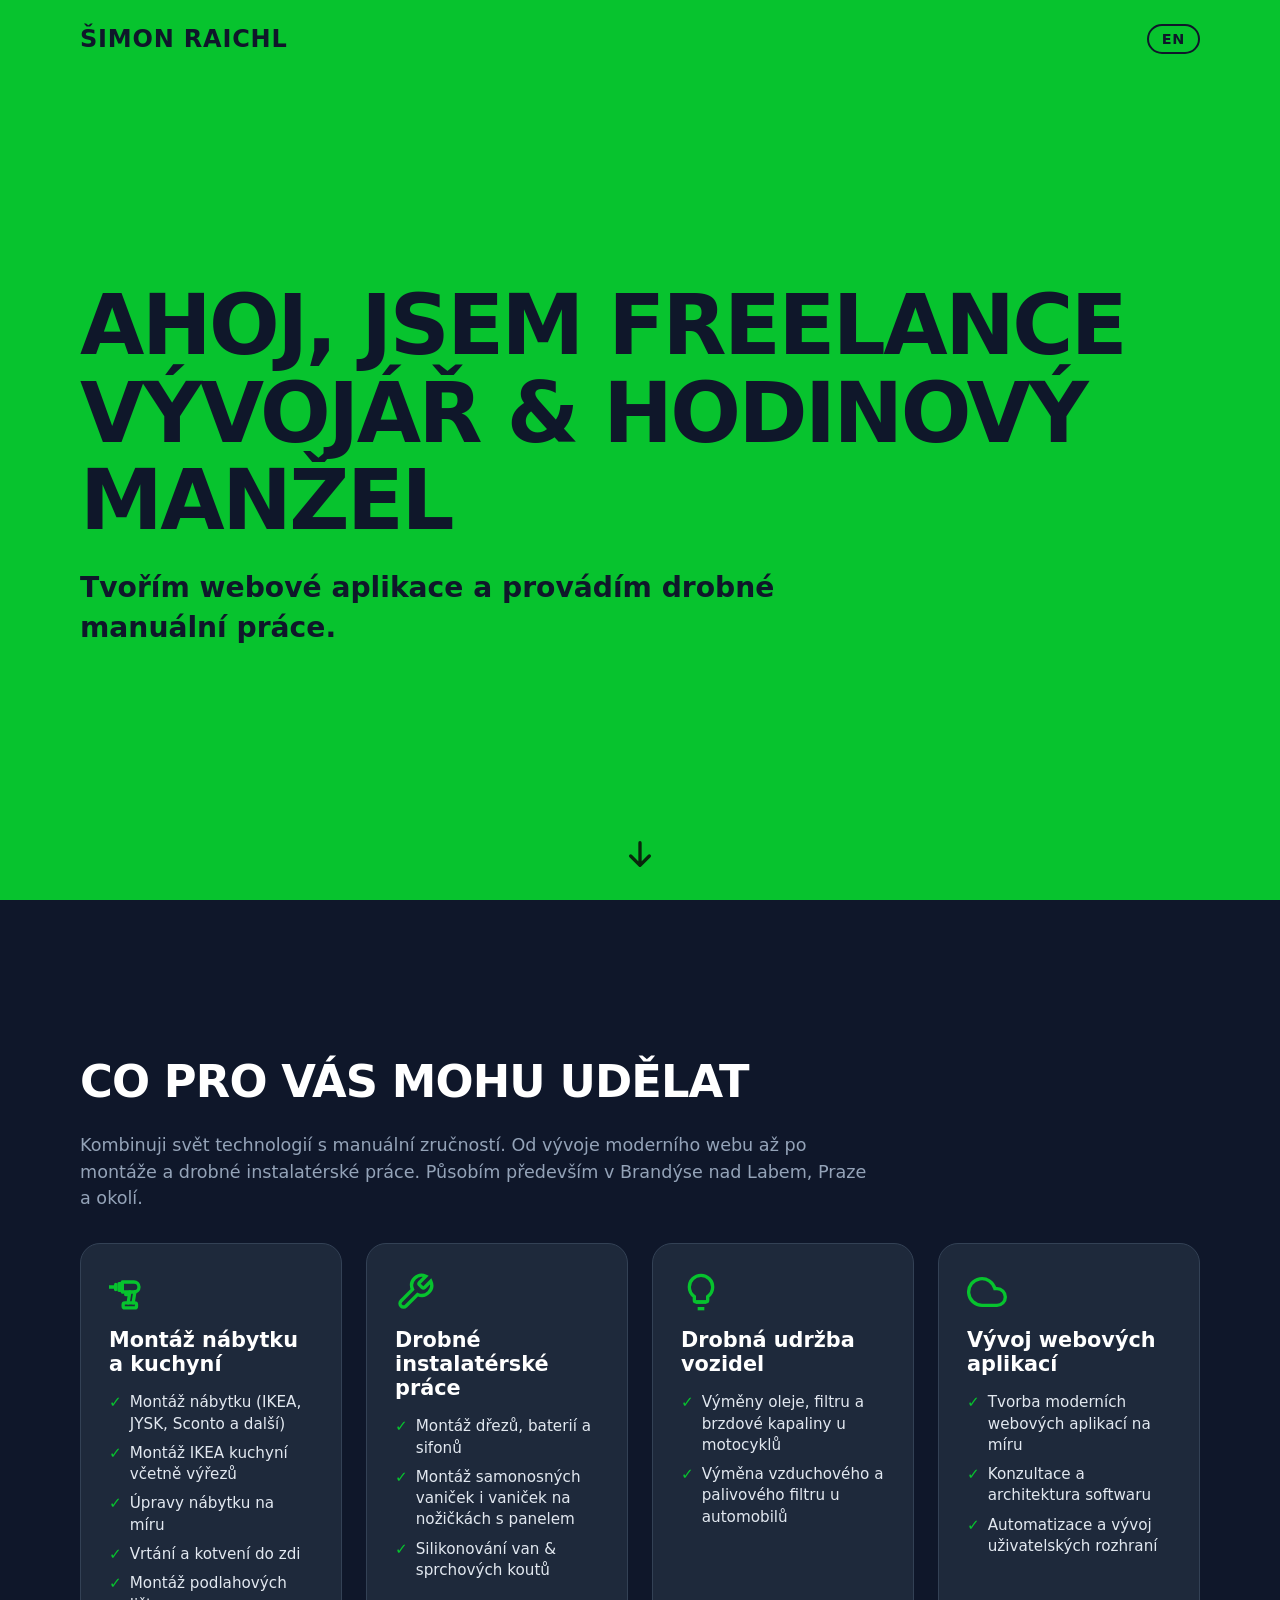
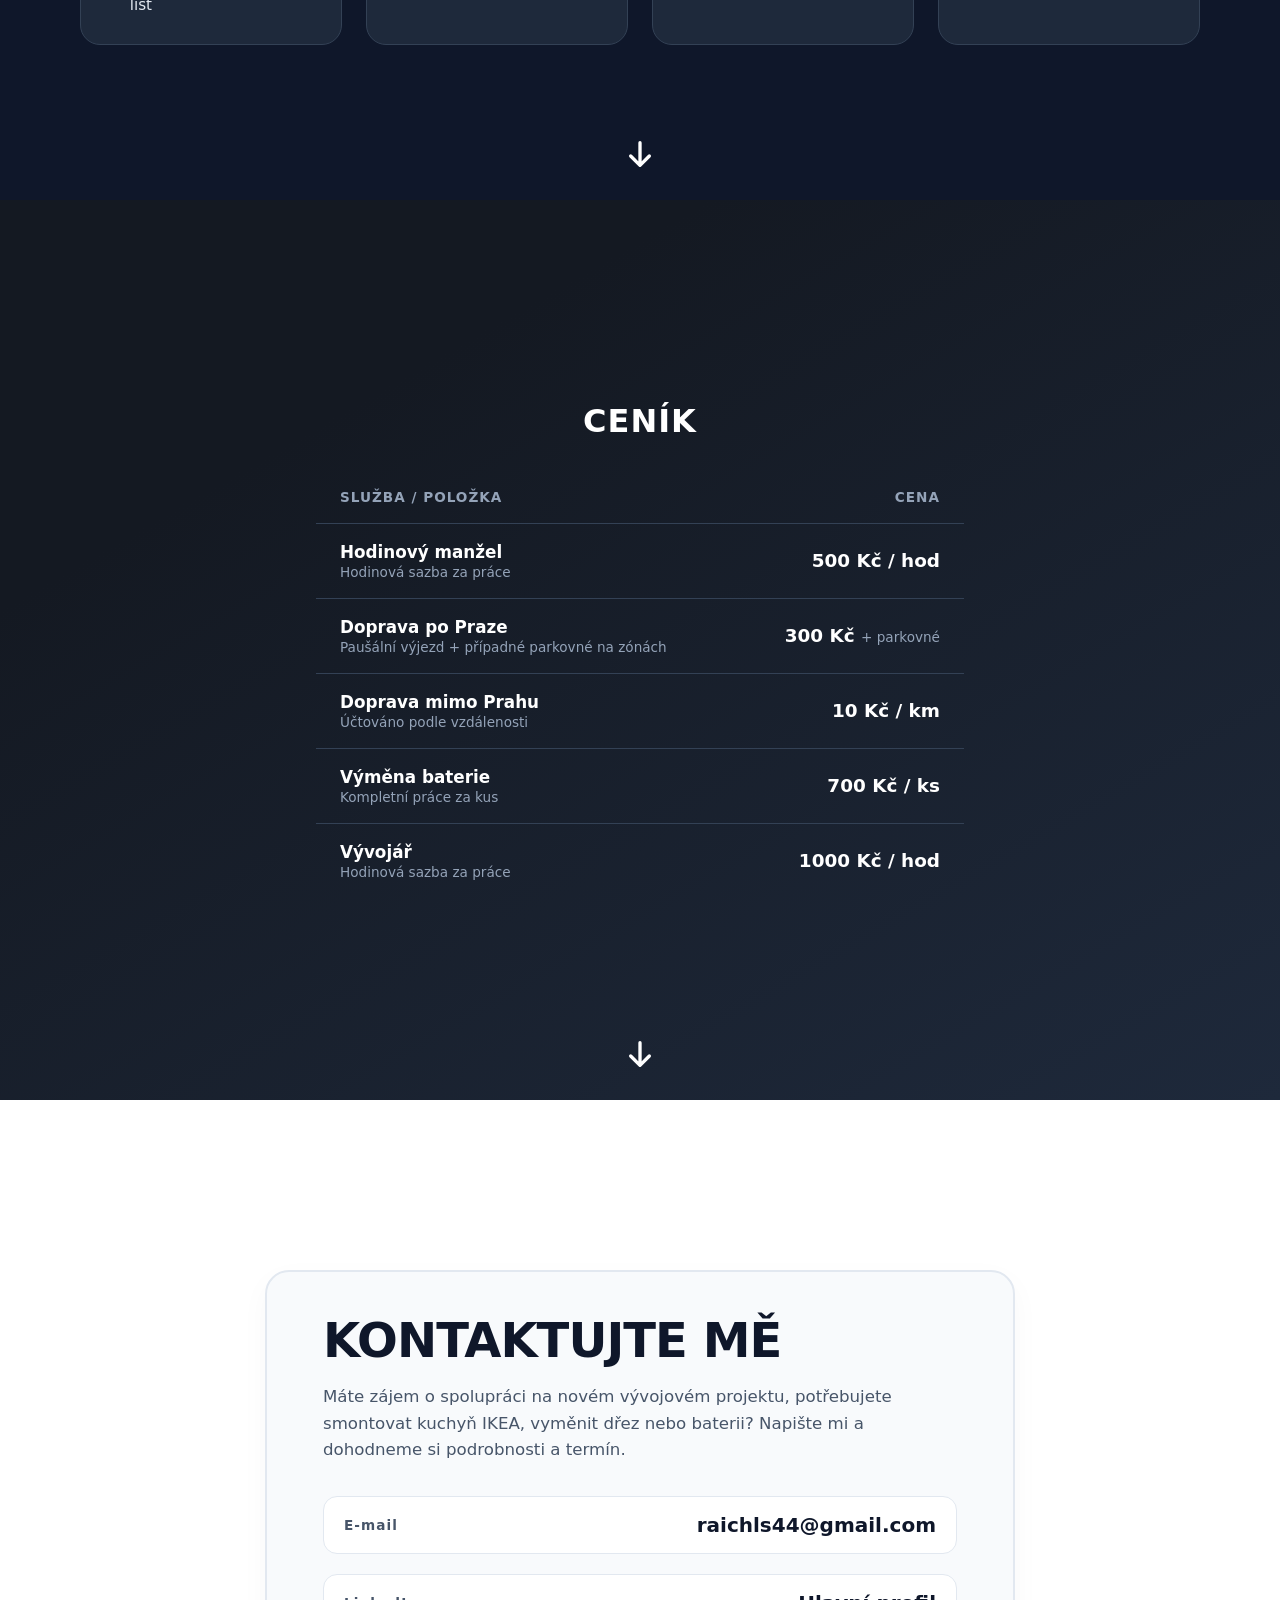
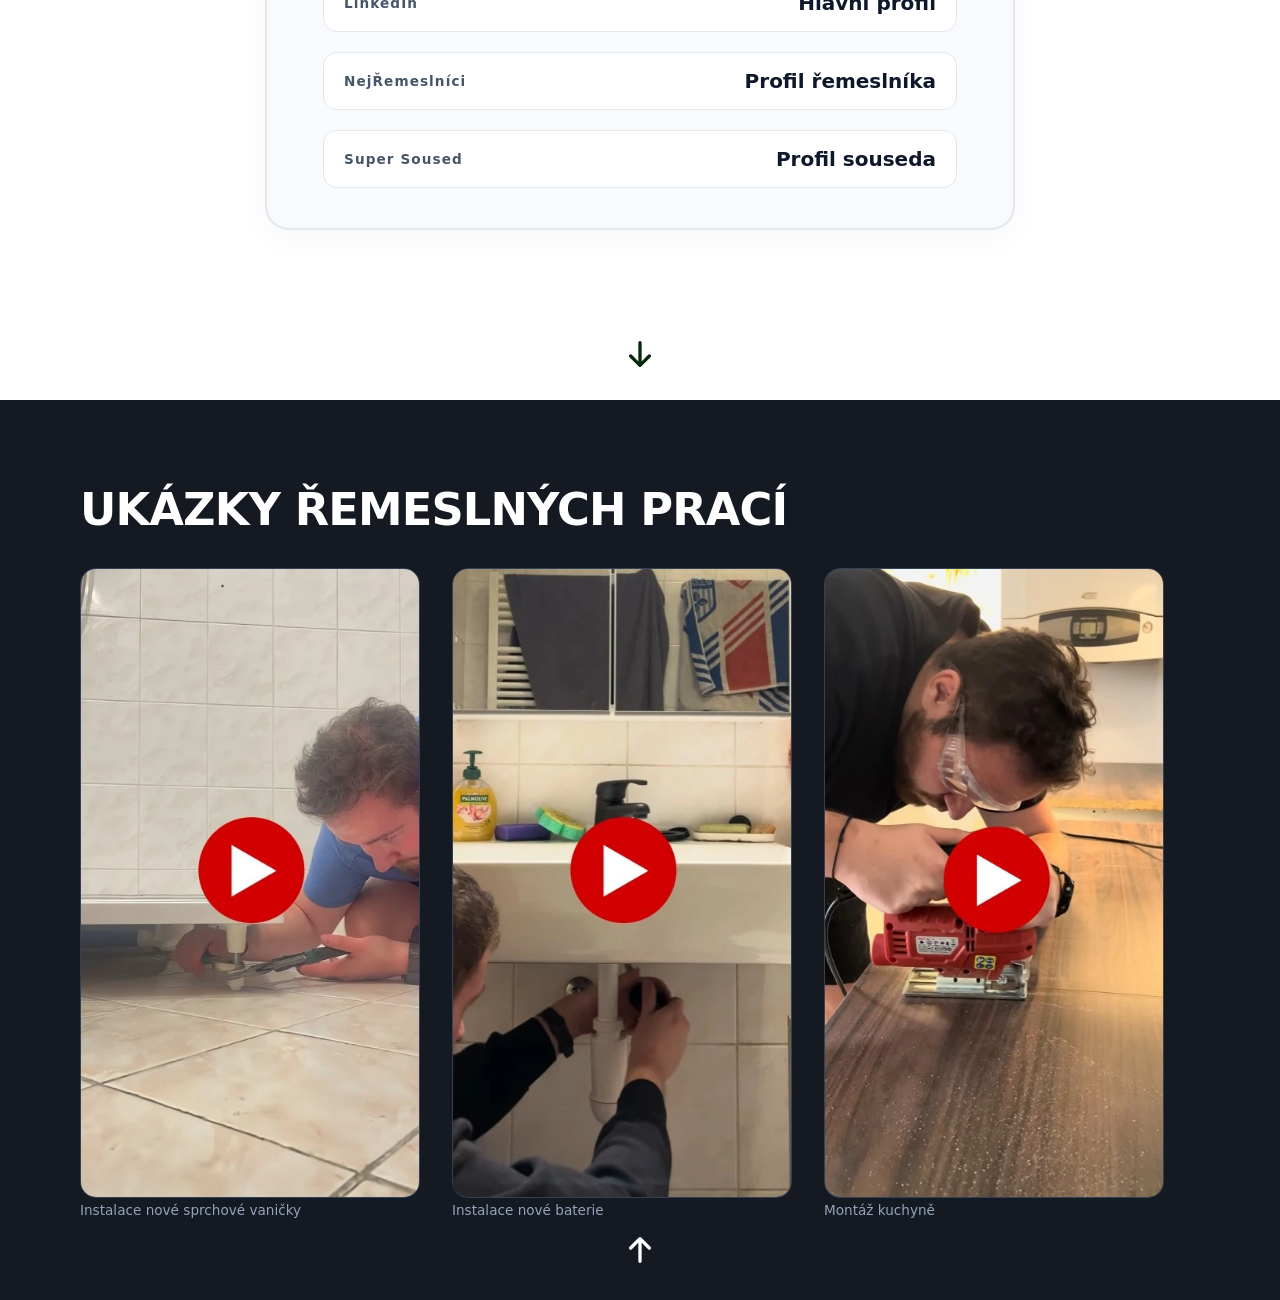
<file: index.html>
<!DOCTYPE html>
<html lang="cs">
<head>
    <meta charset="UTF-8">
    <meta name="viewport" content="width=device-width, initial-scale=1.0">
    <meta name="description" content="Provádím vývoj webových aplikací a drobné řemeslné práce, montáže nábytku IKEA, různé instalatérské úkony. Rychle, čistě a spolehlivě v Praze a Středočeském kraji.">
    <meta property="og:title" content="Šimon Raichl – Vývojář & Hodinový manžel">
    <meta name="robots" content="index, follow">
    <title>Šimon Raichl - Vývojář & Hodinový manžel</title>
    <link rel="icon" type="image/svg+xml" href="./favicon.svg">
    <link rel="stylesheet" href="./assets/styles.css">
</head>
<body>

<main class="page-slide page-slide--hero" id="hero">
    <div class="name-header">
        <span>ŠIMON RAICHL</span>
        <a href="en.html" class="lang-switch">EN</a>
    </div>

    <div class="hero-content">
        <h1 class="hero-content__title">
            Ahoj, jsem freelance<br>vývojář & hodinový manžel
        </h1>
        <p class="hero-content__subtitle">
            Tvořím webové aplikace a provádím drobné manuální práce.
        </p>
    </div>

    <a href="#services" class="arrow-scroll" aria-label="Posunout na služby">
        <svg class="arrow-scroll__icon" viewBox="0 0 24 24" fill="none" stroke="currentColor" stroke-width="2.5" stroke-linecap="round" stroke-linejoin="round">
            <path d="M12 5v14M19 15l-7 7-7-7" />
        </svg>
    </a>
</main>

<div class="page-slide page-slide--services" id="services">
    <div class="services-content">
        <h2 class="section-title">Co pro vás mohu udělat</h2>
        <p class="section-subtitle">
            Kombinuji svět technologií s manuální zručností. Od vývoje moderního webu až po montáže a drobné instalatérské práce. Působím především v Brandýse nad Labem, Praze a okolí.
        </p>

        <div class="services-grid">
            <div class="service-card">
                <svg class="service-card__icon" viewBox="0 0 24 24" fill="none" stroke="currentColor" stroke-width="2" stroke-linecap="round" stroke-linejoin="round">
                    <path d="M0 9h4" />
                    <path d="M4 7.5v3" />
                    <path d="M6 7h2v4H6z" />
                    <path d="M8 6h7a3 3 0 0 1 3 3 3 3 0 0 1-3 3H8Z" />
                    <path d="M10 13.5h2" />
                    <path d="M12.5 12l-1 6.5" />
                    <path d="M15.5 12l-1 6.5" />
                    <rect x="8.5" y="18.5" width="8" height="3" rx="1" />
                </svg>
                <h3 class="service-card__title">Montáž nábytku a kuchyní</h3>
                <ul class="service-card__list">
                    <li class="service-card__item">Montáž nábytku (IKEA, JYSK, Sconto a další)</li>
                    <li class="service-card__item">Montáž IKEA kuchyní včetně výřezů</li>
                    <li class="service-card__item">Úpravy nábytku na míru</li>
                    <li class="service-card__item">Vrtání a kotvení do zdi</li>
                    <li class="service-card__item">Montáž podlahových lišt</li>
                </ul>
            </div>

            <div class="service-card">
                <svg class="service-card__icon" viewBox="0 0 24 24" fill="none" stroke="currentColor" stroke-width="2">
                    <path d="M14.7 6.3a1 1 0 0 0 0 1.4l1.6 1.6a1 1 0 0 0 1.4 0l3.77-3.77a6 6 0 0 1-7.94 7.94l-6.91 6.91a2.12 2.12 0 0 1-3-3l6.91-6.91a6 6 0 0 1 7.94-7.94l-3.76 3.76z" />
                </svg>
                <h3 class="service-card__title">Drobné instalatérské práce</h3>
                <ul class="service-card__list">
                    <li class="service-card__item">Montáž dřezů, baterií a sifonů</li>
                    <li class="service-card__item">Montáž samonosných vaniček i vaniček na nožičkách s panelem</li>
                    <li class="service-card__item">Silikonování van & sprchových koutů</li>
                </ul>
            </div>

            <div class="service-card">
                <svg class="service-card__icon" viewBox="0 0 24 24" fill="none" stroke="currentColor" stroke-width="2">
                    <path d="M9 18h6" />
                    <path d="M10 22h4" />
                    <path d="M12 2a7 7 0 0 0-7 7c0 2.38 1.19 4.47 3 5.74V17a1 1 0 0 0 1 1h6a1 1 0 0 0 1-1v-2.26c1.81-1.27 3-3.36 3-5.74a7 7 0 0 0-7-7z" />
                </svg>
                <h3 class="service-card__title">Drobná udržba vozidel</h3>
                <ul class="service-card__list">
                    <li class="service-card__item">Výměny oleje, filtru a brzdové kapaliny u motocyklů</li>
                    <li class="service-card__item">Výměna vzduchového a palivového filtru u automobilů</li>
                </ul>
            </div>

            <div class="service-card">
                <svg class="service-card__icon" viewBox="0 0 24 24" fill="none" stroke="currentColor" stroke-width="2">
                    <path d="M18 10h-1.26A8 8 0 1 0 9 20h9a5 5 0 0 0 0-10z"/>
                </svg>
                <h3 class="service-card__title">Vývoj webových aplikací</h3>
                <ul class="service-card__list">
                    <li class="service-card__item">Tvorba moderních webových aplikací na míru</li>
                    <li class="service-card__item">Konzultace a architektura softwaru</li>
                    <li class="service-card__item">Automatizace a vývoj uživatelských rozhraní</li>
                </ul>
            </div>
        </div>
    </div>

    <a href="#pricing" class="arrow-scroll arrow-scroll--white" aria-label="Posunout na ceník">
        <svg class="arrow-scroll__icon" viewBox="0 0 24 24" fill="none" stroke="currentColor" stroke-width="2.5" stroke-linecap="round" stroke-linejoin="round">
            <path d="M12 5v14M19 15l-7 7-7-7" />
        </svg>
    </a>
</div>

<div class="page-slide page-slide--pricing" id="pricing">
    <div class="services-content">
        <section class="pricing">
            <div class="pricing__container">
                <h3 class="pricing__title">Ceník</h3>

                <table class="pricing-table">
                    <thead class="pricing-table__head">
                    <tr class="pricing-table__row">
                        <th class="pricing-table__header">Služba / Položka</th>
                        <th class="pricing-table__header pricing-table__header--right">Cena</th>
                    </tr>
                    </thead>
                    <tbody class="pricing-table__body">
                    <tr class="pricing-table__row">
                        <td class="pricing-table__cell">
                            <span class="pricing-table__service-title">Hodinový manžel</span>
                            <span class="pricing-table__service-desc">Hodinová sazba za práce</span>
                        </td>
                        <td class="pricing-table__cell pricing-table__cell--price">500 Kč / hod</td>
                    </tr>
                    <tr class="pricing-table__row">
                        <td class="pricing-table__cell">
                            <span class="pricing-table__service-title">Doprava po Praze</span>
                            <span class="pricing-table__service-desc">Paušální výjezd + případné parkovné na zónách</span>
                        </td>
                        <td class="pricing-table__cell pricing-table__cell--price">
                            300 Kč <span class="pricing-table__note">+ parkovné</span>
                        </td>
                    </tr>
                    <tr class="pricing-table__row">
                        <td class="pricing-table__cell">
                            <span class="pricing-table__service-title">Doprava mimo Prahu</span>
                            <span class="pricing-table__service-desc">Účtováno podle vzdálenosti</span>
                        </td>
                        <td class="pricing-table__cell pricing-table__cell--price">10 Kč / km</td>
                    </tr>
                    <tr class="pricing-table__row">
                        <td class="pricing-table__cell">
                            <span class="pricing-table__service-title">Výměna baterie</span>
                            <span class="pricing-table__service-desc">Kompletní práce za kus</span>
                        </td>
                        <td class="pricing-table__cell pricing-table__cell--price">700 Kč / ks</td>
                    </tr>
                    <tr class="pricing-table__row">
                        <td class="pricing-table__cell">
                            <span class="pricing-table__service-title">Vývojář</span>
                            <span class="pricing-table__service-desc">Hodinová sazba za práce</span>
                        </td>
                        <td class="pricing-table__cell pricing-table__cell--price">1000 Kč / hod</td>
                    </tr>
                    </tbody>
                </table>
            </div>
        </section>
    </div>

    <a href="#contact" class="arrow-scroll arrow-scroll--white" aria-label="Posunout na kontakt">
        <svg class="arrow-scroll__icon" viewBox="0 0 24 24" fill="none" stroke="currentColor" stroke-width="2.5" stroke-linecap="round" stroke-linejoin="round">
            <path d="M12 5v14M19 15l-7 7-7-7" />
        </svg>
    </a>
</div>

<div class="page-slide page-slide--contact" id="contact">
    <div class="contact-content">
        <div class="contact-card">
            <h2 class="contact-card__title">Kontaktujte mě</h2>
            <p class="contact-card__text">
                Máte zájem o spolupráci na novém vývojovém projektu, potřebujete smontovat kuchyň IKEA, vyměnit dřez nebo baterii?
                Napište mi a dohodneme si podrobnosti a termín.
            </p>
            <ul class="contact-list">
                <li class="contact-item">
                    <span class="contact-item__label">E-mail</span>
                    <a href="mailto:raichls44@gmail.com" class="contact-item__value">raichls44@gmail.com</a>
                </li>
                <li class="contact-item">
                    <span class="contact-item__label">LinkedIn</span>
                    <a href="https://www.linkedin.com/in/simonraichl/" target="_blank" rel="noopener" class="contact-item__value">Hlavní profil</a>
                </li>
                <li class="contact-item">
                    <span class="contact-item__label">NejŘemeslníci</span>
                    <a href="https://www.nejremeslnici.cz/profil/529040-simon-raichl" target="_blank" rel="noopener" class="contact-item__value">Profil řemeslníka</a>
                </li>
                <li class="contact-item">
                    <span class="contact-item__label">Super Soused</span>
                    <a href="https://www.supersoused.cz/public-user/show/67248/simon-r" target="_blank" rel="noopener" class="contact-item__value">Profil souseda</a>
                </li>
            </ul>
        </div>
    </div>

    <a href="#handyman" class="arrow-scroll" aria-label="Posunout na ukázky prací">
        <svg class="arrow-scroll__icon" viewBox="0 0 24 24" fill="none" stroke="currentColor" stroke-width="2.5" stroke-linecap="round" stroke-linejoin="round">
            <path d="M12 5v14M19 15l-7 7-7-7" />
        </svg>
    </a>
</div>

<div class="page-slide page-slide--handyman" id="handyman">
    <div class="handyman-content">
        <div class="handyman-content__header">
            <h2 class="section-title">Ukázky řemeslných prací</h2>
        </div>

        <div class="handyman-content__grid">
            <div class="short-card">
                <a href="https://www.youtube.com/shorts/4m_3jDD0o68" target="_blank" class="short-card__wrapper">
                    <img src="./assets/thumbnails/shower_tray.webp"
                         alt="Instalace nové sprchové vaničky"
                         loading="lazy"
                    />
                </a>
                <span class="short-card__caption">Instalace nové sprchové vaničky</span>
            </div>

            <div class="short-card">
                <a href="https://www.youtube.com/shorts/yL_h9cunV5I" target="_blank" class="short-card__wrapper">
                    <img src="./assets/thumbnails/faucet.webp"
                         alt="Instalace nové baterie"
                         loading="lazy"
                    />
                </a>
                <span class="short-card__caption">Instalace nové baterie</span>
            </div>

            <div class="short-card">
                <a href="https://www.youtube.com/shorts/ZCb0LBs8gA4" target="_blank" class="short-card__wrapper">
                    <img src="./assets/thumbnails/kitchen.webp"
                         alt="Montáž kuchyně"
                         loading="lazy"
                    />
                </a>
                <span class="short-card__caption">Montáž kuchyně</span>
            </div>
        </div>
    </div>

    <a href="#hero" class="arrow-scroll arrow-scroll--white" aria-label="Zpět nahoru">
        <svg class="arrow-scroll__icon" viewBox="0 0 24 24" fill="none" stroke="currentColor" stroke-width="2.5" stroke-linecap="round" stroke-linejoin="round">
            <path d="M12 19V5M5 9l7-7 7 7" />
        </svg>
    </a>
</div>

</body>
</html>
</file>
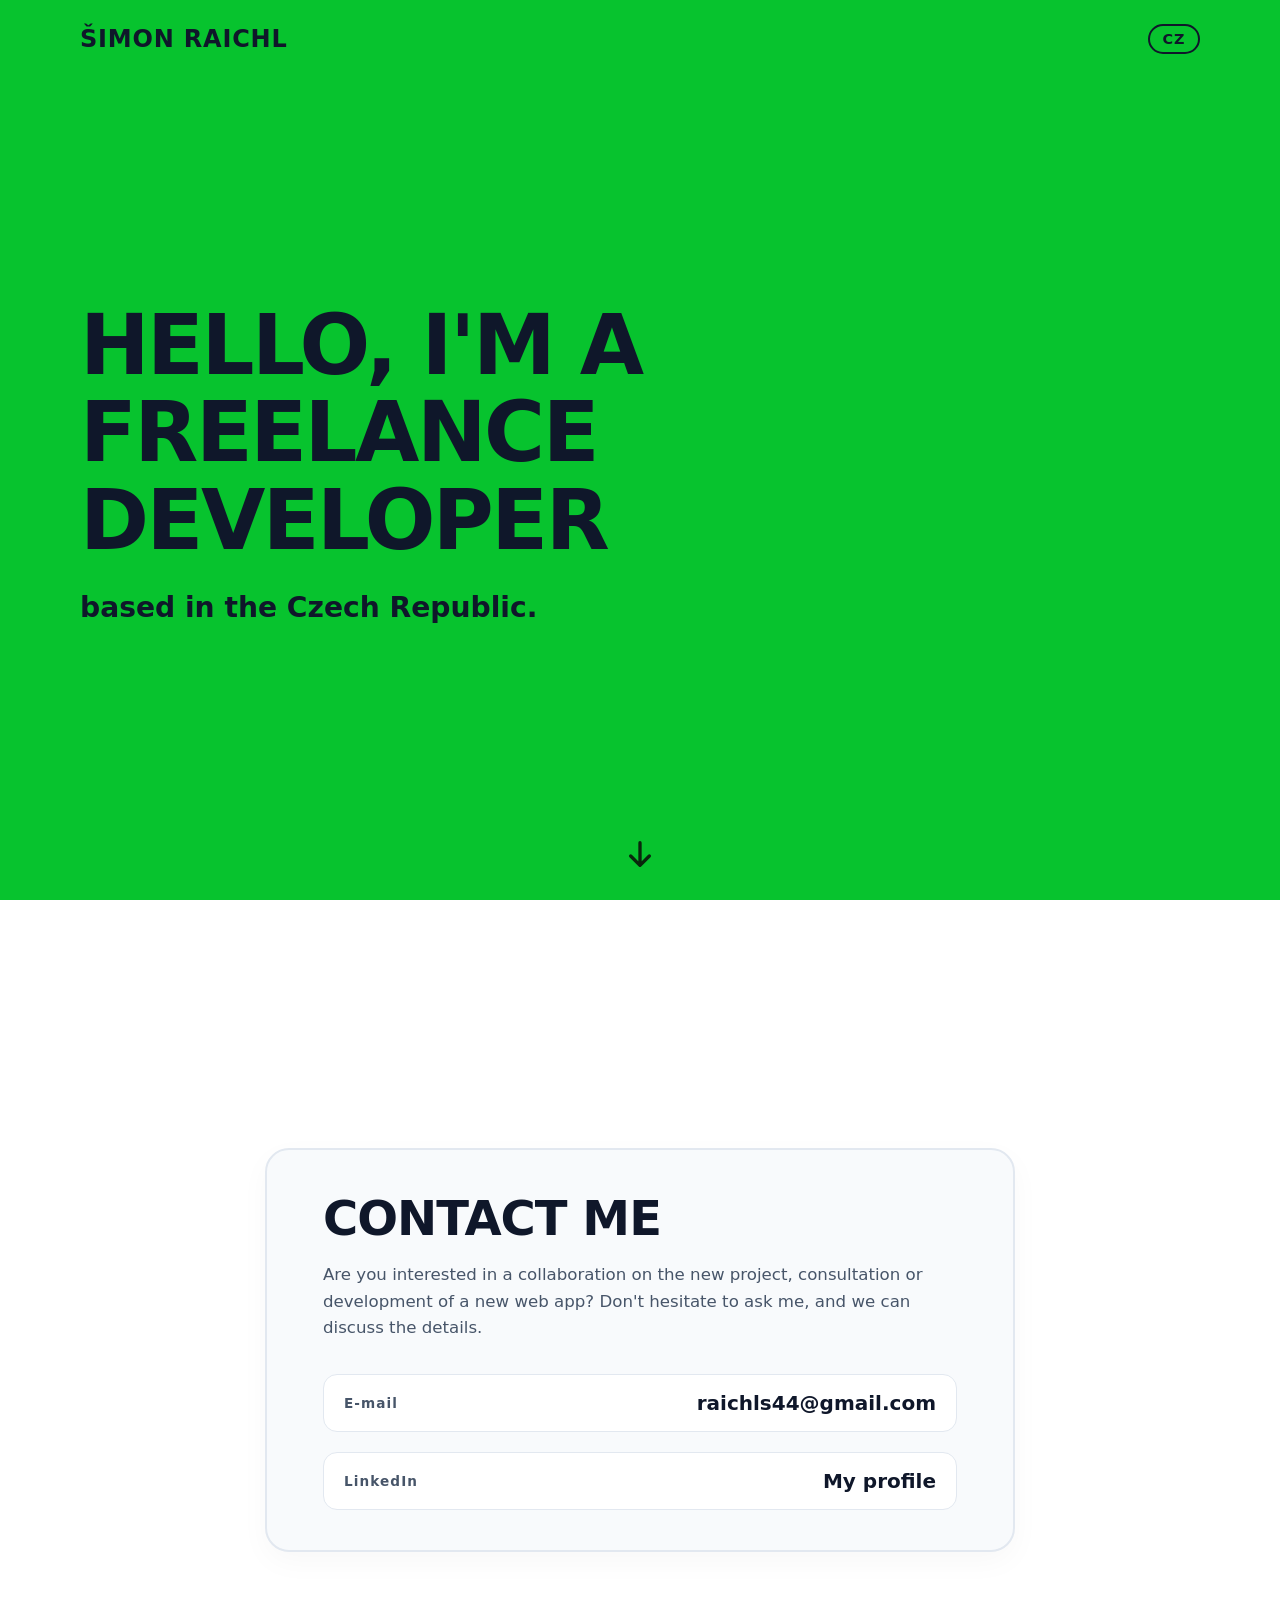
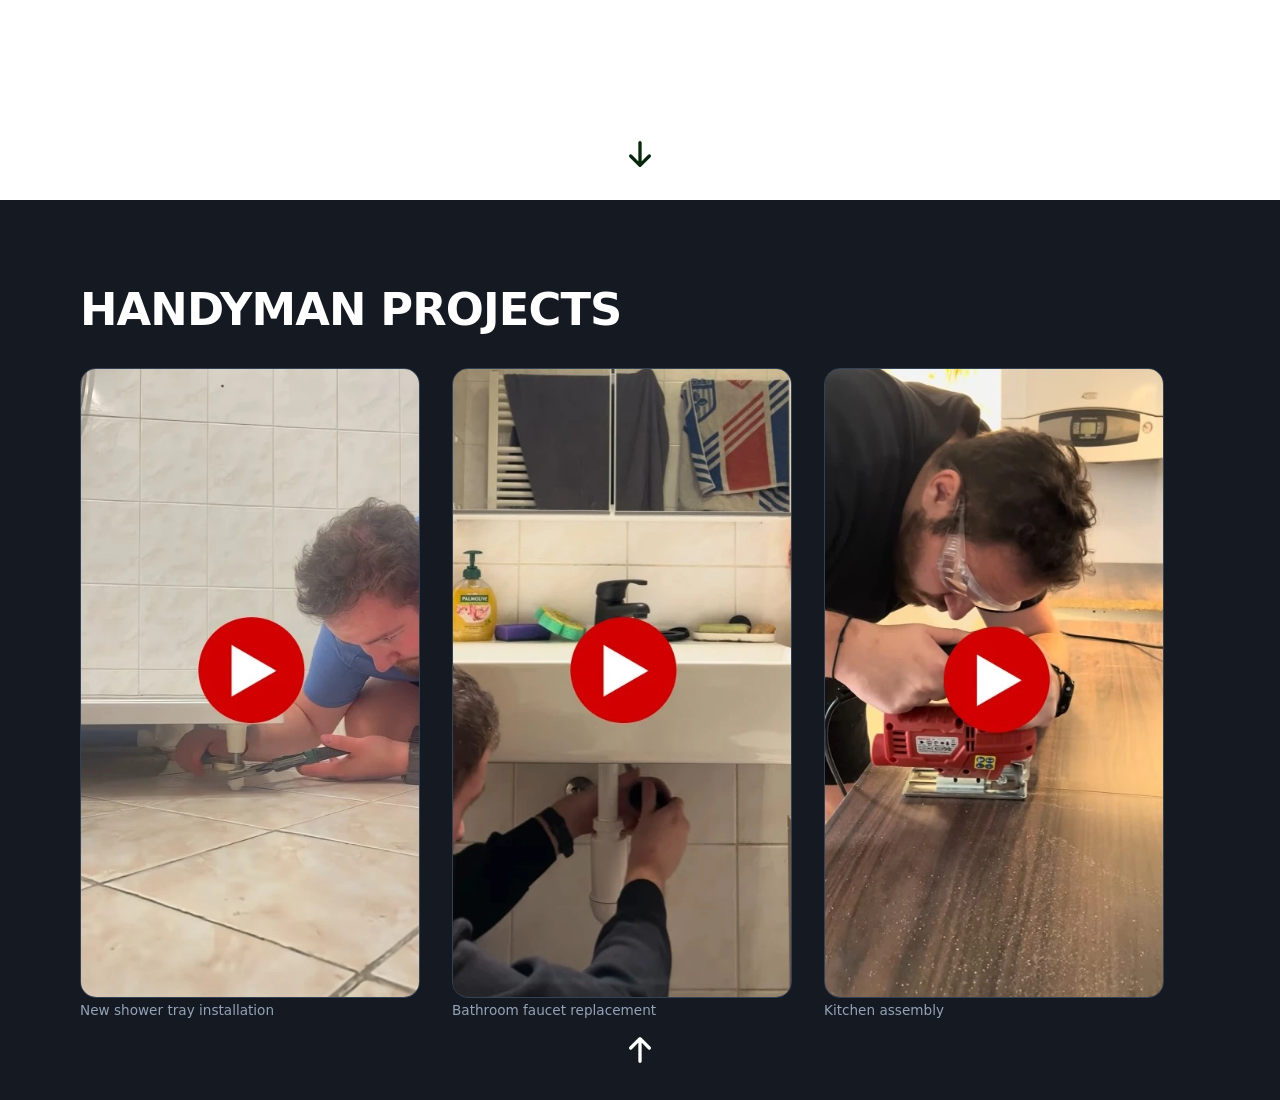
<file: en.html>
<!DOCTYPE html>
<html lang="cs">
<head>
    <meta charset="UTF-8">
    <meta name="viewport" content="width=device-width, initial-scale=1.0">
    <meta name="description" content="I'm a fullstack web developer">
    <meta property="og:title" content="Šimon Raichl – Vývojář & Hodinový manžel">
    <title>Šimon Raichl - Freelance Developer & Handyman</title>
    <link rel="icon" type="image/svg+xml" href="./favicon.svg">
    <link rel="stylesheet" href="./assets/styles.css">
</head>
<body>

<main class="page-slide page-slide--hero" id="hero">
    <div class="name-header">
        ŠIMON RAICHL
        <a href="index.html" class="lang-switch">CZ</a>
    </div>

    <div class="hero-content">
        <h1 class="hero-content__title">
            Hello, I'm a freelance<br>developer
        </h1>
        <p class="hero-content__subtitle">
            based in the Czech Republic.
        </p>
    </div>

    <a href="#contact" class="arrow-scroll" aria-label="Move to contact">
        <svg class="arrow-scroll__icon" viewBox="0 0 24 24" fill="none" stroke="currentColor" stroke-width="2.5" stroke-linecap="round" stroke-linejoin="round">
            <path d="M12 5v14M19 15l-7 7-7-7" />
        </svg>
    </a>
</main>

<div class="page-slide page-slide--contact" id="contact">
    <div class="contact-content">
        <div class="contact-card">
            <h2 class="contact-card__title">Contact me</h2>
            <p class="contact-card__text">
                Are you interested in a collaboration on the new project, consultation or development of a new web app?
                Don't hesitate to ask me, and we can discuss the details.
            </p>
            <ul class="contact-list">
                <li class="contact-item">
                    <span class="contact-item__label">E-mail</span>
                    <a href="mailto:raichls44@gmail.com" class="contact-item__value">raichls44@gmail.com</a>
                </li>
                <li class="contact-item">
                    <span class="contact-item__label">LinkedIn</span>
                    <a href="https://www.linkedin.com/in/simonraichl/" class="contact-item__value">My profile</a>
                </li>
            </ul>
        </div>
    </div>

    <a href="#handyman" class="arrow-scroll" aria-label="Move to handyman projects">
        <svg class="arrow-scroll__icon" viewBox="0 0 24 24" fill="none" stroke="currentColor" stroke-width="2.5" stroke-linecap="round" stroke-linejoin="round">
            <path d="M12 5v14M19 15l-7 7-7-7" />
        </svg>
    </a>
</div>

<div class="page-slide page-slide--handyman" id="handyman">
    <div class="handyman-content">
        <div class="handyman-content__header">
            <h2 class="section-title">Handyman projects</h2>
        </div>

        <div class="handyman-content__grid">
            <div class="short-card">
                <a href="https://www.youtube.com/shorts/4m_3jDD0o68" target="_blank" class="short-card__wrapper">
                    <img src="./assets/thumbnails/shower_tray.webp"
                         alt="New shower tray installation"
                         loading="lazy"
                    />
                </a>
                <span class="short-card__caption">New shower tray installation</span>
            </div>

            <div class="short-card">
                <a href="https://www.youtube.com/shorts/yL_h9cunV5I" target="_blank" class="short-card__wrapper">
                    <img src="./assets/thumbnails/faucet.webp"
                         alt="Bathroom faucet replacement"
                         loading="lazy"
                    />
                </a>
                <span class="short-card__caption">Bathroom faucet replacement</span>
            </div>

            <div class="short-card">
                <a href="https://www.youtube.com/shorts/ZCb0LBs8gA4" target="_blank" class="short-card__wrapper">
                    <img src="./assets/thumbnails/kitchen.webp"
                         alt="Kitchen assembly"
                         loading="lazy"
                    />
                </a>
                <span class="short-card__caption">Kitchen assembly</span>
            </div>
        </div>
    </div>

    <a href="#hero" class="arrow-scroll arrow-scroll--white" aria-label="Move to top">
        <svg class="arrow-scroll__icon" viewBox="0 0 24 24" fill="none" stroke="currentColor" stroke-width="2.5" stroke-linecap="round" stroke-linejoin="round">
            <path d="M12 19V5M5 9l7-7 7 7" />
        </svg>
    </a>
</div>

</body>
</html>
</file>
<file: assets/styles.css>
:root {
    --color-green: #07c32e;
    --color-green-dark: #09270c;
    --color-dark: #0f172a;
    --color-white: #fff;
    --color-card-dark: #1e293b;
    --color-border-dark: #334155;
    --color-gray-50: #f8fafc;
    --color-gray-100: #f1f5f9;
    --color-gray-200: #e2e8f0;
    --color-gray-400: #94a3b8;
    --color-gray-600: #475569;
    --color-dark-gray: #141922;
    --font-main: "Segoe UI", system-ui, -apple-system, sans-serif;
    --font-heading: system-ui, -apple-system, sans-serif;
}

* {
    box-sizing: border-box;
    margin: 0;
    padding: 0;
}

html, body {
    height: 100%;
    font-family: var(--font-main), serif;
    color: var(--color-dark);
    background-color: var(--color-dark);
    scroll-snap-type: y mandatory;
    scroll-behavior: smooth;
}

.page-slide {
    min-height: 100vh;
    width: 100%;
    scroll-snap-align: start;
    scroll-snap-stop: always;
    display: flex;
    flex-direction: column;
    justify-content: space-between;
    padding: 5%;
    position: relative;
    overflow-x: hidden;
    overflow-y: auto;
}

.page-slide--hero {
    background-color: var(--color-green);
    color: var(--color-dark);
}

.page-slide--services {
    background-color: var(--color-dark);
    color: var(--color-white);
}

.page-slide--pricing {
    background: linear-gradient(150deg, var(--color-dark-gray) 25%, var(--color-card-dark));
    color: var(--color-white);
}

.page-slide--contact {
    background-color: var(--color-white);
    color: var(--color-dark);
}

.page-slide--handyman {
    background-color: var(--color-dark-gray);
    color: var(--color-white);
}

.name-header {
    display: flex;
    align-items: center;
    gap: 8px;
    font-family: var(--font-heading), serif;
    font-weight: 900;
    font-size: 1.5rem;
    letter-spacing: 0.05rem;
    text-transform: uppercase;
    color: var(--color-dark);
}

.name-header--light {
    color: var(--color-white);
}

.lang-switch {
    font-size: 0.9rem;
    font-family: var(--font-main), serif;
    font-weight: 600;
    text-decoration: none;
    padding: 0.3rem 0.8rem;
    border-radius: 20px;
    border: 2px solid currentColor;
    color: inherit;
    transition: all 0.2s ease;
    margin-left: auto;
}

.lang-switch:hover {
    opacity: 0.8;
}

.hero-content {
    margin: auto 0;
    max-width: 1100px;
}

.hero-content__title {
    font-family: var(--font-heading), serif;
    font-weight: 900;
    font-size: clamp(2.3rem, 6.5vw, 5.8rem);
    line-height: 1.05;
    text-transform: uppercase;
    letter-spacing: -0.03em;
    color: var(--color-dark);
    margin-bottom: 1.5rem;
}

.hero-content__subtitle {
    font-size: clamp(1.1rem, 2.2vw, 1.8rem);
    font-weight: 600;
    color: var(--color-dark);
    max-width: 850px;
    line-height: 1.4;
}

.services-content {
    margin: auto 0;
    width: 100%;
    max-width: 1600px;
    padding: 2rem 0;
}

.section-title {
    font-family: var(--font-heading), serif;
    font-weight: 800;
    font-size: clamp(1.8rem, 3.5vw, 3rem);
    text-transform: uppercase;
    letter-spacing: -0.02em;
    margin-bottom: 1.5rem;
}

.section-subtitle {
    font-size: 1.1rem;
    color: var(--color-gray-400);
    margin-bottom: 2rem;
    max-width: 800px;
    line-height: 1.5;
}

.services-grid {
    display: grid;
    grid-template-columns: 1fr;
    gap: 1.5rem;
}

.service-card {
    background-color: var(--color-card-dark);
    border: 1px solid var(--color-border-dark);
    border-radius: 20px;
    padding: 1.75rem;
    display: flex;
    flex-direction: column;
    gap: 1rem;
    transition: transform 0.2s ease, border-color 0.2s ease;
}

.service-card:hover {
    border-color: var(--color-green);
    transform: translateY(-2px);
}

.service-card__icon {
    width: 40px;
    height: 40px;
    color: var(--color-green);
}

.service-card__title {
    font-family: var(--font-heading), serif;
    font-size: 1.3rem;
    font-weight: 700;
    color: var(--color-white);
}

.service-card__list {
    list-style: none;
    display: flex;
    flex-direction: column;
    gap: 0.5rem;
}

.service-card__item {
    font-size: 0.95rem;
    color: var(--color-gray-200);
    display: flex;
    align-items: flex-start;
    gap: 0.5rem;
    line-height: 1.4;
}

.service-card__item::before {
    content: "✓";
    color: var(--color-green);
    font-weight: bold;
}

.contact-content {
    margin: auto 0;
    width: 100%;
    display: flex;
    justify-content: center;
}

.contact-card {
    background-color: var(--color-gray-50);
    border: 2px solid var(--color-gray-200);
    border-radius: 24px;
    padding: 4% 6%;
    width: 100%;
    max-width: 750px;
    box-shadow: 0 10px 30px rgba(0, 0, 0, 0.03);
}

.contact-card__title {
    font-family: var(--font-heading), serif;
    font-weight: 800;
    font-size: clamp(2rem, 4vw, 3rem);
    text-transform: uppercase;
    margin-bottom: 1rem;
    letter-spacing: -0.02em;
    color: var(--color-dark);
}

.contact-card__text {
    font-size: clamp(1rem, 1.3vw, 1.15rem);
    line-height: 1.6;
    color: var(--color-gray-600);
    margin-bottom: 2rem;
}

.contact-list {
    list-style: none;
    display: flex;
    flex-direction: column;
    gap: 0.5rem;
}

.contact-item {
    display: flex;
    flex-direction: column;
    gap: 0.4rem;
    padding: 3% 4%;
    background-color: var(--color-white);
    border: 1px solid var(--color-gray-200);
    border-radius: 14px;
}

.contact-item__label {
    font-size: clamp(0.7rem, 1.8vw, 0.85rem);
    font-weight: 700;
    letter-spacing: 0.08em;
    color: var(--color-gray-600);
}

.contact-item__value {
    font-size: clamp(0.9rem, 1.8vw, 1.25rem);
    font-weight: 600;
    color: var(--color-dark);
    text-decoration: none;
    transition: color 0.2s ease;
}

.contact-item__value:hover {
    color: var(--color-green);
}

.handyman-content {
    margin: auto 0;
    width: 100%;
    max-width: 1200px;
    padding-bottom: 4rem;
}

.handyman-content__header {
    max-width: 800px;
    margin-bottom: 2rem;
}

.handyman-content__grid {
    display: flex;
    flex-wrap: wrap;
    justify-content: center;
    gap: 2rem;
}

.short-card {
    display: flex;
    width: 100%;
    max-width: 340px;
    flex-direction: column;
    gap: 0.25rem;
}

.short-card__wrapper {
    position: relative;
    max-height: 70vh;
    display: flex;
    justify-content: center;
    background-color: var(--color-card-dark);
    border: 1px solid var(--color-border-dark);
    border-radius: 16px;
    overflow: hidden;
    transition: border-color 0.3s ease;
}

.short-card__wrapper:hover {
    border-color: var(--color-green);
}

.short-card__wrapper img {
    object-fit: contain;
}

.short-card__caption {
    font-size: 0.85rem;
    color: var(--color-gray-400);
    font-weight: 500;
    white-space: nowrap;
    overflow: hidden;
    text-overflow: ellipsis;
}

.arrow-scroll {
    position: absolute;
    bottom: 2rem;
    left: 50%;
    transform: translateX(-50%);
    color: var(--color-green-dark);
    display: inline-flex;
    align-items: center;
    justify-content: center;
    text-decoration: none;
    animation: hero-bounce 2s infinite;
}

.arrow-scroll--white {
    color: var(--color-white);
}

.arrow-scroll__icon {
    width: 32px;
    height: 32px;
}

.pricing {
    color: var(--color-white);
    padding: 60px 20px;
    font-family: var(--font-main), sans-serif;
    display: flex;
    justify-content: center;
}

.pricing__container {
    max-width: 650px;
    width: 100%;
}

.pricing__title {
    font-family: var(--font-heading), sans-serif;
    font-size: 2rem;
    font-weight: 800;
    text-transform: uppercase;
    letter-spacing: 1px;
    margin-bottom: 30px;
    text-align: center;
    color: var(--color-white);
}

.pricing-table {
    width: 100%;
    border-collapse: collapse;
    border: 1px solid var(--color-border-dark);
    border-radius: 12px;
    overflow: hidden;
}

.pricing-table__header,
.pricing-table__cell {
    padding: 18px 24px;
    text-align: left;
}

.pricing-table__header {
    color: var(--color-gray-400);
    font-size: 0.85rem;
    text-transform: uppercase;
    letter-spacing: 1px;
    border-bottom: 1px solid var(--color-border-dark);
}

.pricing-table__header--right {
    text-align: right;
}

.pricing-table__row {
    border-bottom: 1px solid var(--color-border-dark);
    transition: background-color 0.2s ease;
}

.pricing-table__body .pricing-table__row:last-child {
    border-bottom: none;
}

.pricing-table__service-title {
    display: block;
    font-size: 1.05rem;
    font-weight: 600;
    color: var(--color-white);
}

.pricing-table__service-desc {
    display: block;
    font-size: 0.85rem;
    color: var(--color-gray-400);
    margin-top: 2px;
}

.pricing-table__cell--price {
    font-size: 1.15rem;
    font-weight: 700;
    color: var(--color-white);
    text-align: right;
    white-space: nowrap;
}

.pricing-table__note {
    font-size: 0.85rem;
    font-weight: 400;
    color: var(--color-gray-400);
}

@media (max-width: 480px) {
    .pricing-table__header,
    .pricing-table__cell {
        padding: 14px 16px;
    }

    .pricing-table__cell--price {
        font-size: 1rem;
    }
}

@media (min-width: 768px) {
    .handyman-content__grid {
        justify-content: start;
    }

    .page-slide {
        padding: 1.5rem 5rem;
    }

    .services-grid {
        grid-template-columns: repeat(2, 1fr);
    }

    .contact-card {
        padding: 2.5rem 3.5rem;
    }

    .contact-list {
        gap: 1.25rem;
    }

    .contact-item {
        padding: 1rem 1.25rem;
        flex-direction: row;
        justify-content: space-between;
        align-items: center;
    }

    .handyman-content {
        padding-bottom: 0;
    }
}

@media (min-width: 1024px) {
    .services-grid {
        grid-template-columns: repeat(4, 1fr);
    }
}

@keyframes hero-bounce {
    0%, 20%, 50%, 80%, 100% {
        transform: translate(-50%, 0);
    }
    40% {
        transform: translate(-50%, -16px);
    }
    60% {
        transform: translate(-50%, -8px);
    }
}
</file>
